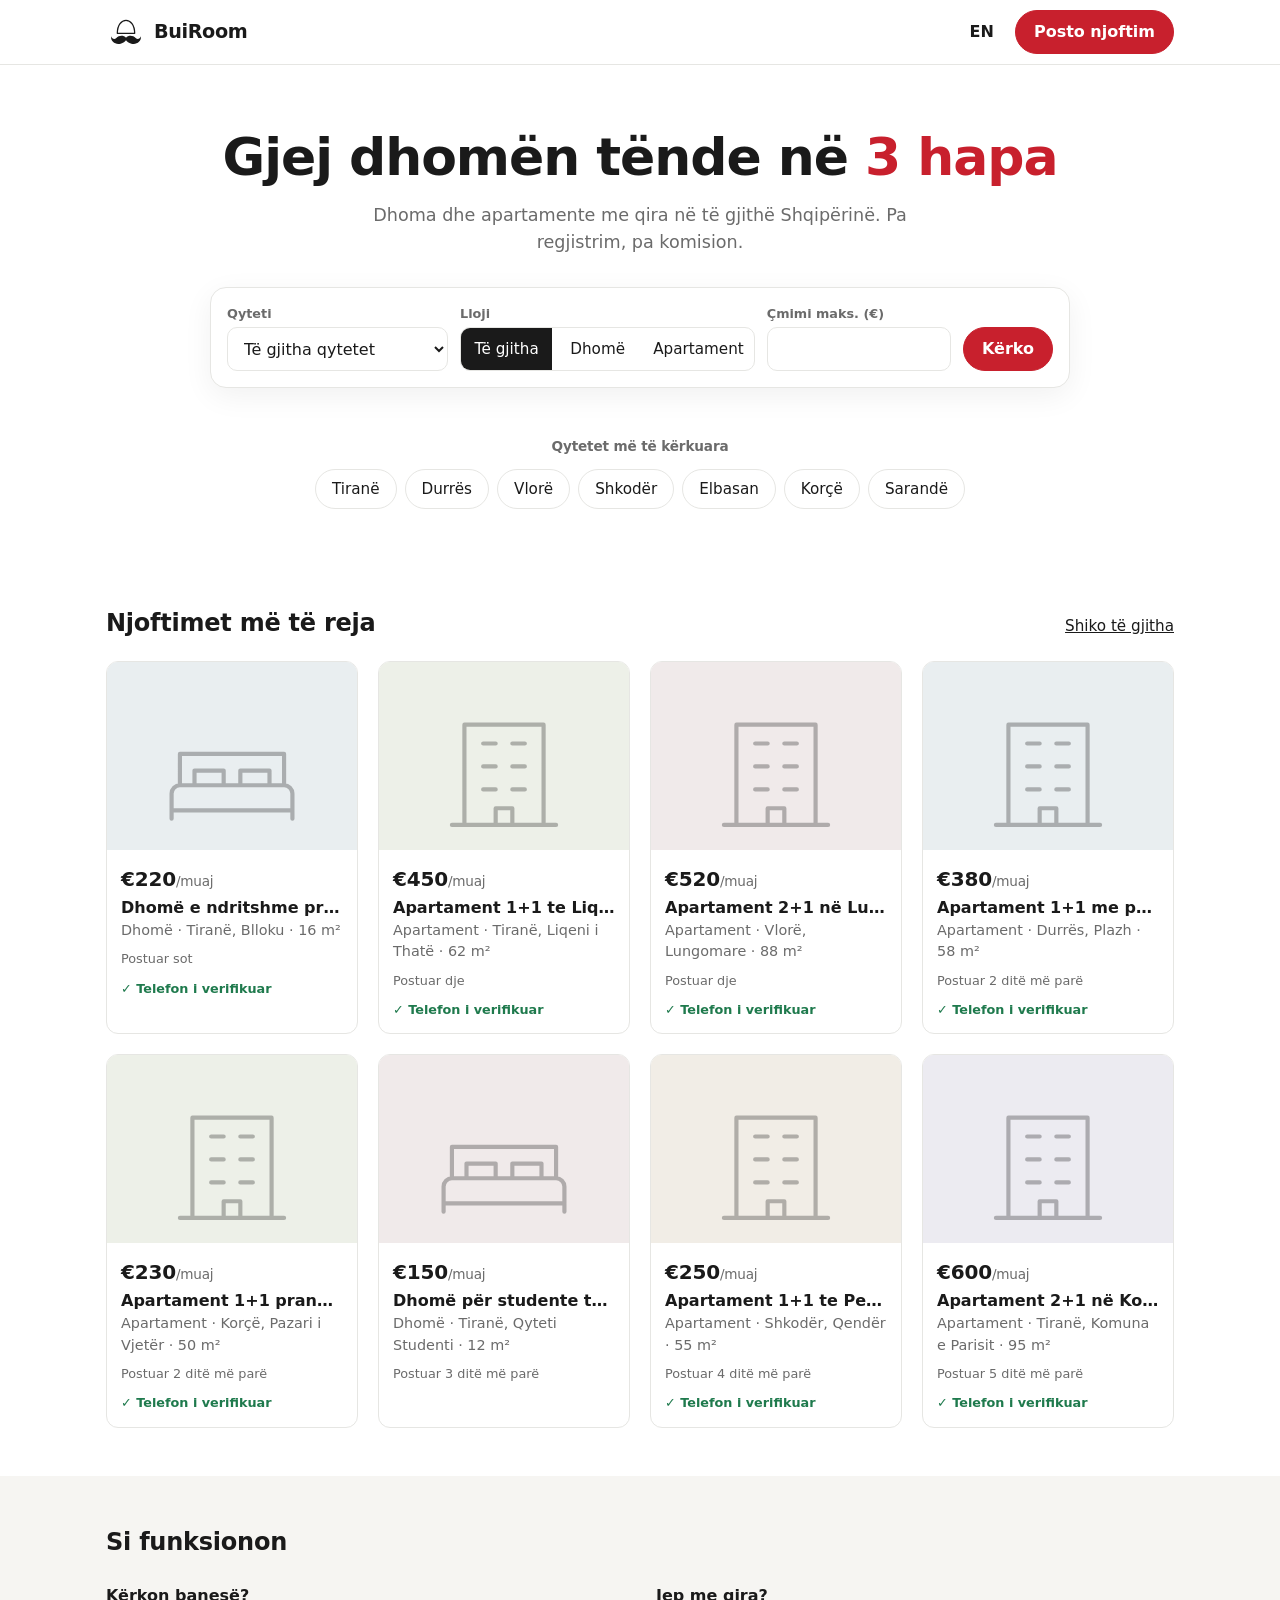
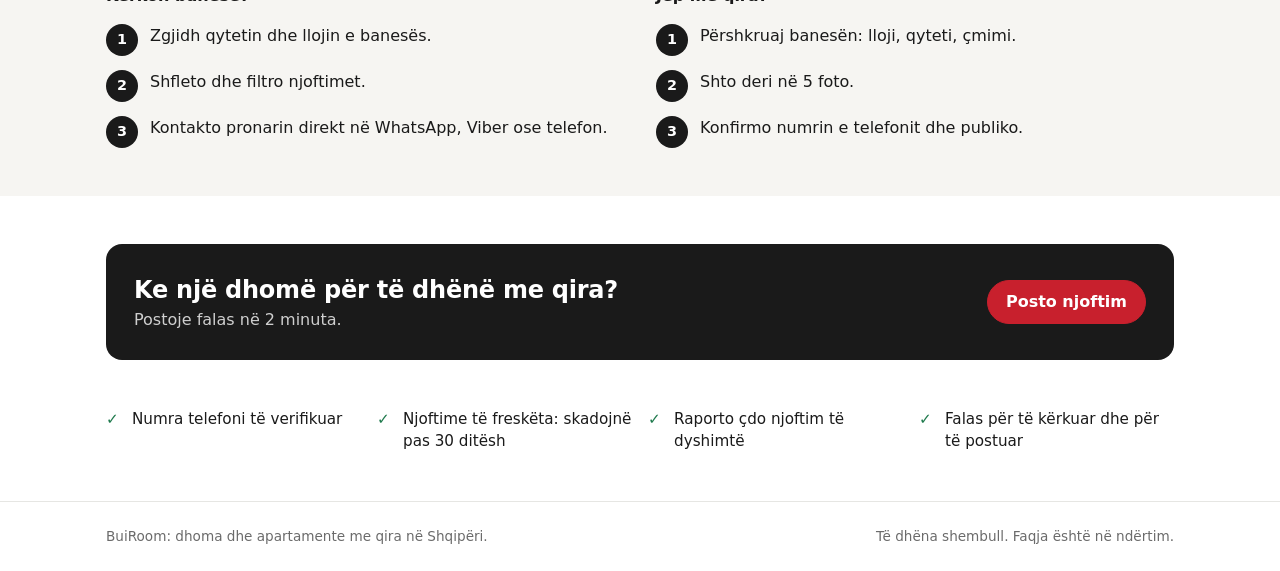
<file: index.html>
<!doctype html>
<html lang="sq">
<head>
  <meta charset="utf-8">
  <meta name="viewport" content="width=device-width, initial-scale=1">
  <title>BuiRoom | Dhoma dhe apartamente me qira në Shqipëri</title>
  <meta name="description" content="Gjej dhomë ose apartament me qira në Shqipëri në 3 hapa. Pa regjistrim, pa komision.">
  <link rel="icon" href="assets/logo.svg" type="image/svg+xml">
  <link rel="stylesheet" href="css/style.css">
</head>
<body>
  <header class="site-header">
    <div class="container bar">
      <a class="brand" href="index.html"><img src="assets/logo.svg" alt="" width="40" height="40"><span>BuiRoom</span></a>
      <nav>
        <button class="btn btn-ghost" id="lang-toggle" type="button" data-i18n="nav.lang">EN</button>
        <a class="btn btn-primary" href="post.html" data-i18n="nav.post">Posto njoftim</a>
      </nav>
    </div>
  </header>

  <main>
    <section class="hero">
      <div class="container">
        <h1 data-i18n-html="hero.title">Gjej dhomën tënde në <span class="accent">3 hapa</span></h1>
        <p class="lead" data-i18n="hero.lead">Dhoma dhe apartamente me qira në të gjithë Shqipërinë. Pa regjistrim, pa komision.</p>

        <form class="search-box" action="search.html" method="get">
          <div>
            <label for="city" data-i18n="f.city">Qyteti</label>
            <select id="city" name="city"></select>
          </div>
          <div>
            <label data-i18n="f.type">Lloji</label>
            <div class="seg">
              <label><input type="radio" name="type" value="" checked><span data-i18n="f.any">Të gjitha</span></label>
              <label><input type="radio" name="type" value="room"><span data-i18n="type.room">Dhomë</span></label>
              <label><input type="radio" name="type" value="apartment"><span data-i18n="type.apartment">Apartament</span></label>
            </div>
          </div>
          <div>
            <label for="max" data-i18n="f.max">Çmimi maks. (€)</label>
            <input id="max" name="max" type="number" min="0" step="10" inputmode="numeric">
          </div>
          <button class="btn btn-primary" type="submit" data-i18n="f.search">Kërko</button>
        </form>
      </div>
    </section>

    <section style="padding-top: 8px">
      <div class="container">
        <h2 class="muted" style="font-size: 0.85rem; text-align: center; margin-bottom: 12px; font-weight: 600" data-i18n="home.cities">Qytetet më të kërkuara</h2>
        <div class="chips" id="city-chips"></div>
      </div>
    </section>

    <section>
      <div class="container">
        <div class="section-head">
          <h2 data-i18n="home.latest">Njoftimet më të reja</h2>
          <a href="search.html" data-i18n="home.seeAll">Shiko të gjitha</a>
        </div>
        <div class="grid" id="latest"></div>
      </div>
    </section>

    <section class="soft">
      <div class="container">
        <h2 data-i18n="how.title">Si funksionon</h2>
        <div class="how" style="margin-top: 24px">
          <div>
            <h3 data-i18n="how.seekers">Kërkon banesë?</h3>
            <ol class="steps">
              <li><b>1</b><span data-i18n="how.s1"></span></li>
              <li><b>2</b><span data-i18n="how.s2"></span></li>
              <li><b>3</b><span data-i18n="how.s3"></span></li>
            </ol>
          </div>
          <div>
            <h3 data-i18n="how.landlords">Jep me qira?</h3>
            <ol class="steps">
              <li><b>1</b><span data-i18n="how.l1"></span></li>
              <li><b>2</b><span data-i18n="how.l2"></span></li>
              <li><b>3</b><span data-i18n="how.l3"></span></li>
            </ol>
          </div>
        </div>
      </div>
    </section>

    <section>
      <div class="container">
        <div class="band">
          <div>
            <h2 data-i18n="band.title">Ke një dhomë për të dhënë me qira?</h2>
            <p data-i18n="band.text">Postoje falas në 2 minuta.</p>
          </div>
          <a class="btn btn-primary" href="post.html" data-i18n="nav.post">Posto njoftim</a>
        </div>
      </div>
    </section>

    <section style="padding-top: 0">
      <div class="container">
        <ul class="trust">
          <li data-i18n="trust.1"></li>
          <li data-i18n="trust.2"></li>
          <li data-i18n="trust.3"></li>
          <li data-i18n="trust.4"></li>
        </ul>
      </div>
    </section>
  </main>

  <footer class="site-footer">
    <div class="container">
      <span data-i18n="footer.tag"></span>
      <span data-i18n="footer.demo"></span>
    </div>
  </footer>

  <script src="data/listings.js"></script>
  <script src="js/i18n.js"></script>
  <script src="js/api.js"></script>
  <script src="js/ui.js"></script>
  <script src="js/home.js"></script>
</body>
</html>
</file>
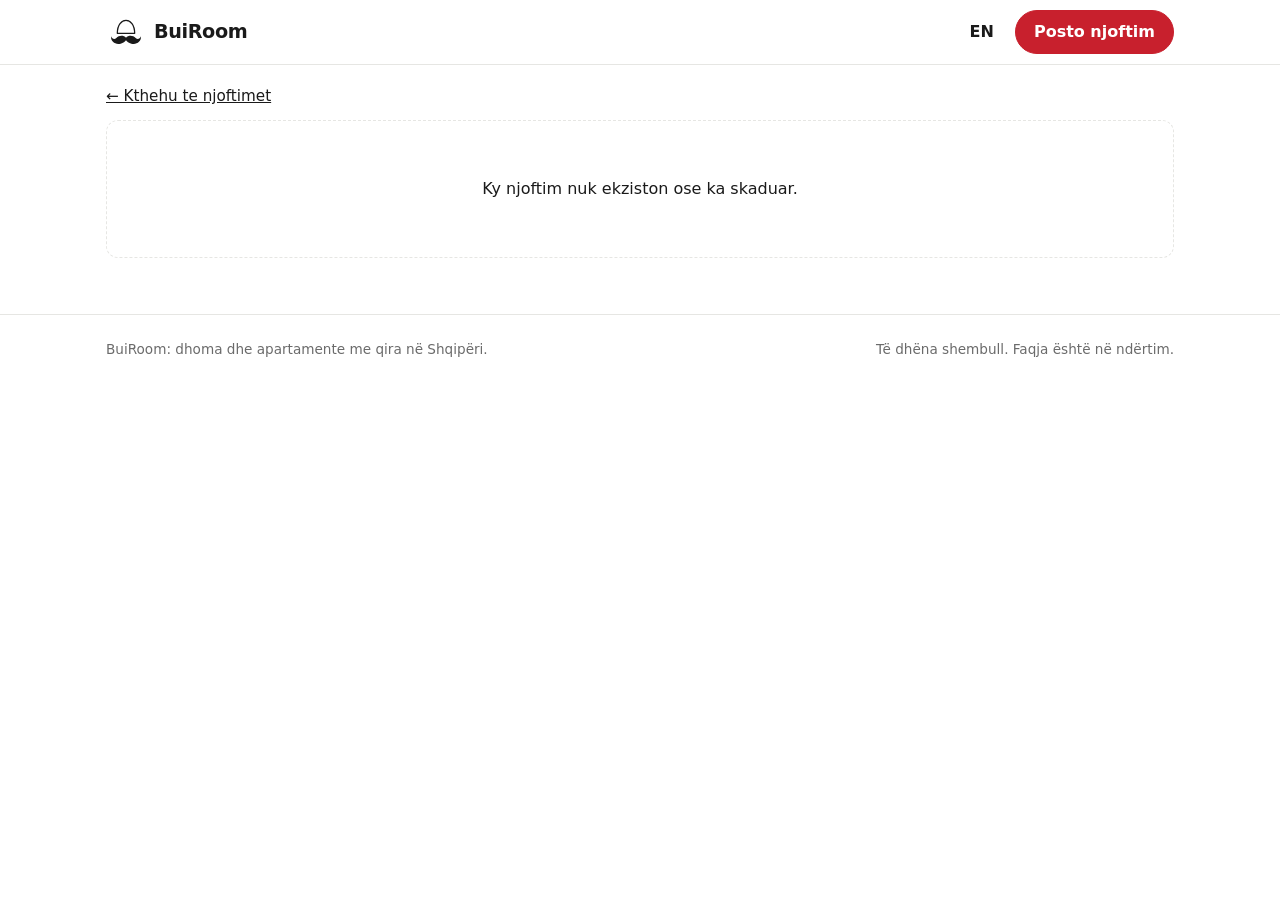
<file: listing.html>
<!doctype html>
<html lang="sq">
<head>
  <meta charset="utf-8">
  <meta name="viewport" content="width=device-width, initial-scale=1">
  <title>Njoftim | BuiRoom</title>
  <link rel="icon" href="assets/logo.svg" type="image/svg+xml">
  <link rel="stylesheet" href="css/style.css">
</head>
<body>
  <header class="site-header">
    <div class="container bar">
      <a class="brand" href="index.html"><img src="assets/logo.svg" alt="" width="40" height="40"><span>BuiRoom</span></a>
      <nav>
        <button class="btn btn-ghost" id="lang-toggle" type="button" data-i18n="nav.lang">EN</button>
        <a class="btn btn-primary" href="post.html" data-i18n="nav.post">Posto njoftim</a>
      </nav>
    </div>
  </header>

  <main class="container">
    <a class="back" id="back" href="search.html" data-i18n="d.back">← Kthehu te njoftimet</a>
    <div id="detail"></div>
  </main>

  <footer class="site-footer">
    <div class="container">
      <span data-i18n="footer.tag"></span>
      <span data-i18n="footer.demo"></span>
    </div>
  </footer>

  <script src="data/listings.js"></script>
  <script src="js/i18n.js"></script>
  <script src="js/api.js"></script>
  <script src="js/ui.js"></script>
  <script src="js/listing.js"></script>
</body>
</html>
</file>
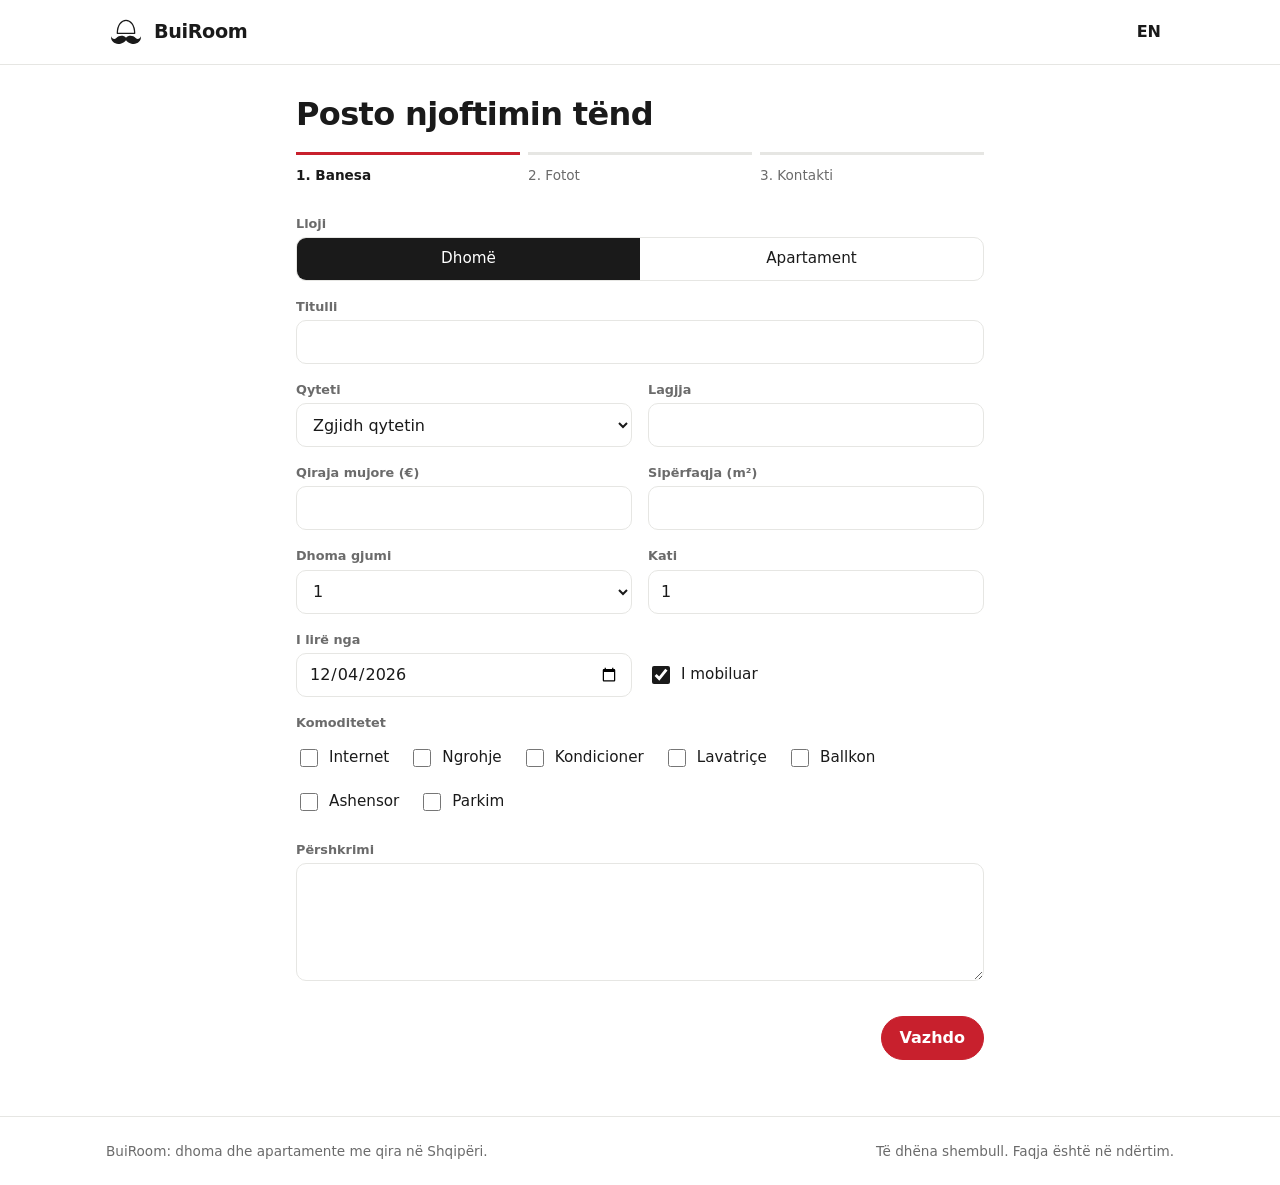
<file: post.html>
<!doctype html>
<html lang="sq">
<head>
  <meta charset="utf-8">
  <meta name="viewport" content="width=device-width, initial-scale=1">
  <title>Posto njoftim | BuiRoom</title>
  <meta name="description" content="Jep me qira dhomën ose apartamentin tënd në 3 hapa. Falas.">
  <link rel="icon" href="assets/logo.svg" type="image/svg+xml">
  <link rel="stylesheet" href="css/style.css">
</head>
<body>
  <header class="site-header">
    <div class="container bar">
      <a class="brand" href="index.html"><img src="assets/logo.svg" alt="" width="40" height="40"><span>BuiRoom</span></a>
      <nav>
        <button class="btn btn-ghost" id="lang-toggle" type="button" data-i18n="nav.lang">EN</button>
      </nav>
    </div>
  </header>

  <main class="container narrow">
    <div id="wizard">
      <h1 data-i18n="p.title">Posto njoftimin tënd</h1>
      <ol class="stepper" id="stepper">
        <li>1. <span data-i18n="p.step1">Banesa</span></li>
        <li>2. <span data-i18n="p.step2">Fotot</span></li>
        <li>3. <span data-i18n="p.step3">Kontakti</span></li>
      </ol>

      <form id="post-form" novalidate>
        <fieldset class="step" data-step="0">
          <div class="form-grid">
            <div class="full">
              <label data-i18n="f.type">Lloji</label>
              <div class="seg">
                <label><input type="radio" name="type" value="room" checked><span data-i18n="type.room">Dhomë</span></label>
                <label><input type="radio" name="type" value="apartment"><span data-i18n="type.apartment">Apartament</span></label>
              </div>
            </div>
            <div class="full">
              <label for="p-title" data-i18n="p.ftitle">Titulli</label>
              <input id="p-title" name="title" type="text" required minlength="8" maxlength="70">
            </div>
            <div>
              <label for="p-city" data-i18n="f.city">Qyteti</label>
              <select id="p-city" name="city" required></select>
            </div>
            <div>
              <label for="p-neighbourhood" data-i18n="p.neighbourhood">Lagjja</label>
              <input id="p-neighbourhood" name="neighbourhood" type="text" maxlength="40">
            </div>
            <div>
              <label for="p-price" data-i18n="p.price">Qiraja mujore (€)</label>
              <input id="p-price" name="price" type="number" required min="20" max="10000" step="1" inputmode="numeric">
            </div>
            <div>
              <label for="p-area" data-i18n="p.area">Sipërfaqja (m²)</label>
              <input id="p-area" name="area" type="number" required min="5" max="1000" step="1" inputmode="numeric">
            </div>
            <div>
              <label for="p-bedrooms" data-i18n="fact.bedrooms">Dhoma gjumi</label>
              <select id="p-bedrooms" name="bedrooms">
                <option value="0" data-i18n="fact.studio">Garsoniere</option>
                <option value="1" selected>1</option>
                <option value="2">2</option>
                <option value="3">3</option>
                <option value="4">4</option>
                <option value="5">5</option>
              </select>
            </div>
            <div>
              <label for="p-floor" data-i18n="fact.floor">Kati</label>
              <input id="p-floor" name="floor" type="number" required min="0" max="60" step="1" value="1" inputmode="numeric">
            </div>
            <div>
              <label for="p-available" data-i18n="fact.available">I lirë nga</label>
              <input id="p-available" name="availableFrom" type="date" required>
            </div>
            <div style="align-self: end">
              <label class="check"><input type="checkbox" name="furnished" value="1" checked><span data-i18n="f.furnished">I mobiluar</span></label>
            </div>
            <div class="full">
              <label data-i18n="d.amenities">Komoditetet</label>
              <div class="checks">
                <label class="check"><input type="checkbox" name="amenities" value="internet"><span data-i18n="am.internet"></span></label>
                <label class="check"><input type="checkbox" name="amenities" value="heating"><span data-i18n="am.heating"></span></label>
                <label class="check"><input type="checkbox" name="amenities" value="ac"><span data-i18n="am.ac"></span></label>
                <label class="check"><input type="checkbox" name="amenities" value="washer"><span data-i18n="am.washer"></span></label>
                <label class="check"><input type="checkbox" name="amenities" value="balcony"><span data-i18n="am.balcony"></span></label>
                <label class="check"><input type="checkbox" name="amenities" value="elevator"><span data-i18n="am.elevator"></span></label>
                <label class="check"><input type="checkbox" name="amenities" value="parking"><span data-i18n="am.parking"></span></label>
              </div>
            </div>
            <div class="full">
              <label for="p-description" data-i18n="d.description">Përshkrimi</label>
              <textarea id="p-description" name="description" rows="4" required minlength="20" maxlength="1000"></textarea>
            </div>
          </div>
          <div class="actions">
            <button class="btn btn-primary" type="button" data-next data-i18n="p.next">Vazhdo</button>
          </div>
        </fieldset>

        <fieldset class="step" data-step="1" hidden>
          <p data-i18n="p.photosLead"></p>
          <p class="hint" data-i18n="p.photosOptional"></p>
          <div class="photo-grid" id="photos"></div>
          <label class="btn" id="add-photos" for="photo-input" data-i18n="p.addPhotos">Shto foto</label>
          <input id="photo-input" type="file" accept="image/*" multiple hidden>
          <div class="actions">
            <button class="btn" type="button" data-back data-i18n="p.back">Kthehu</button>
            <button class="btn btn-primary" type="button" data-next data-i18n="p.next">Vazhdo</button>
          </div>
        </fieldset>

        <fieldset class="step" data-step="2" hidden>
          <label for="p-phone" data-i18n="p.phone">Numri i telefonit</label>
          <div class="phone-row">
            <span>+355</span>
            <input id="p-phone" name="phone" type="tel" required autocomplete="tel-national" inputmode="tel" placeholder="69 123 4567">
          </div>
          <p class="hint" data-i18n="p.phoneHint"></p>

          <h2 style="font-size: 1rem; margin-top: 28px" data-i18n="p.preview">Kështu do të duket njoftimi</h2>
          <div class="preview" id="preview"></div>

          <div class="actions">
            <button class="btn" type="button" data-back data-i18n="p.back">Kthehu</button>
            <button class="btn btn-primary" type="submit" data-i18n="p.publish">Publiko</button>
          </div>
        </fieldset>
      </form>
    </div>

    <div class="success" id="success" hidden>
      <h1 data-i18n="p.doneTitle">Njoftimi u publikua</h1>
      <p class="muted" style="margin-top: 8px" data-i18n="p.doneText"></p>
      <a class="btn btn-primary" id="view-link" href="search.html" data-i18n="p.view">Shiko njoftimin</a>
    </div>
  </main>

  <footer class="site-footer">
    <div class="container">
      <span data-i18n="footer.tag"></span>
      <span data-i18n="footer.demo"></span>
    </div>
  </footer>

  <script src="data/listings.js"></script>
  <script src="js/i18n.js"></script>
  <script src="js/api.js"></script>
  <script src="js/ui.js"></script>
  <script src="js/post.js"></script>
</body>
</html>
</file>
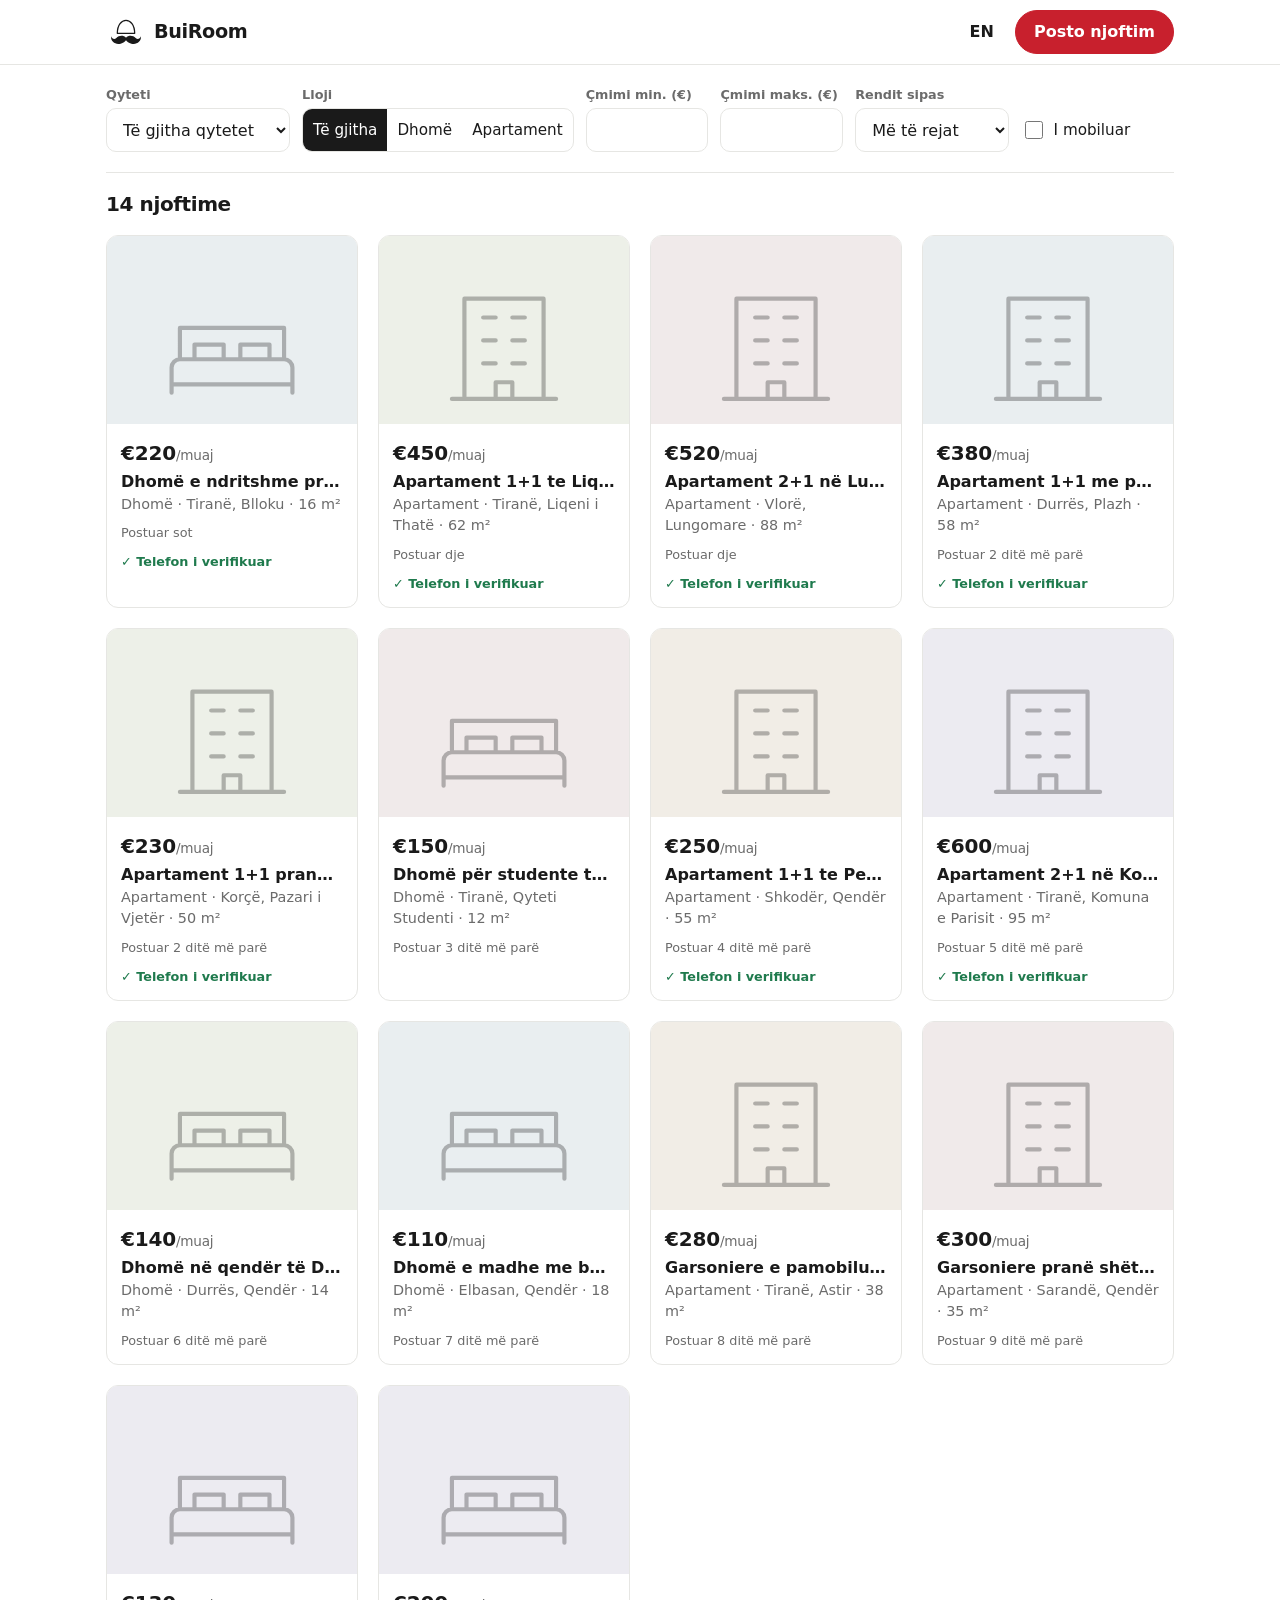
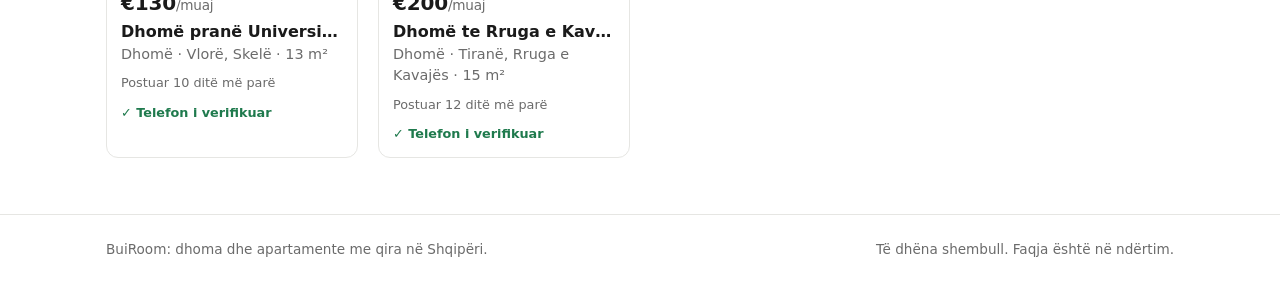
<file: search.html>
<!doctype html>
<html lang="sq">
<head>
  <meta charset="utf-8">
  <meta name="viewport" content="width=device-width, initial-scale=1">
  <title>Kërko | BuiRoom</title>
  <meta name="description" content="Kërko dhoma dhe apartamente me qira në Shqipëri sipas qytetit, llojit dhe çmimit.">
  <link rel="icon" href="assets/logo.svg" type="image/svg+xml">
  <link rel="stylesheet" href="css/style.css">
</head>
<body>
  <header class="site-header">
    <div class="container bar">
      <a class="brand" href="index.html"><img src="assets/logo.svg" alt="" width="40" height="40"><span>BuiRoom</span></a>
      <nav>
        <button class="btn btn-ghost" id="lang-toggle" type="button" data-i18n="nav.lang">EN</button>
        <a class="btn btn-primary" href="post.html" data-i18n="nav.post">Posto njoftim</a>
      </nav>
    </div>
  </header>

  <main class="container">
    <form class="filters" id="filters">
      <div class="wide">
        <label for="f-city" data-i18n="f.city">Qyteti</label>
        <select id="f-city" name="city"></select>
      </div>
      <div class="wide">
        <label data-i18n="f.type">Lloji</label>
        <div class="seg">
          <label><input type="radio" name="type" value="" checked><span data-i18n="f.any">Të gjitha</span></label>
          <label><input type="radio" name="type" value="room"><span data-i18n="type.room">Dhomë</span></label>
          <label><input type="radio" name="type" value="apartment"><span data-i18n="type.apartment">Apartament</span></label>
        </div>
      </div>
      <div>
        <label for="f-min" data-i18n="f.min">Çmimi min. (€)</label>
        <input id="f-min" name="min" type="number" min="0" step="10" inputmode="numeric">
      </div>
      <div>
        <label for="f-max" data-i18n="f.max">Çmimi maks. (€)</label>
        <input id="f-max" name="max" type="number" min="0" step="10" inputmode="numeric">
      </div>
      <div>
        <label for="f-sort" data-i18n="f.sort">Rendit sipas</label>
        <select id="f-sort" name="sort">
          <option value="" data-i18n="sort.newest">Më të rejat</option>
          <option value="cheapest" data-i18n="sort.cheapest">Më të lirat</option>
          <option value="priciest" data-i18n="sort.priciest">Më të shtrenjtat</option>
        </select>
      </div>
      <label class="check"><input type="checkbox" id="f-furnished" name="furnished" value="1"><span data-i18n="f.furnished">I mobiluar</span></label>
    </form>

    <div class="results-head">
      <h1 id="count" style="font-size: 1.25rem" aria-live="polite"></h1>
      <button class="btn btn-ghost" id="clear" type="button" data-i18n="f.clear" hidden>Pastro filtrat</button>
    </div>

    <div class="grid" id="results" style="padding-bottom: 56px"></div>
  </main>

  <footer class="site-footer">
    <div class="container">
      <span data-i18n="footer.tag"></span>
      <span data-i18n="footer.demo"></span>
    </div>
  </footer>

  <script src="data/listings.js"></script>
  <script src="js/i18n.js"></script>
  <script src="js/api.js"></script>
  <script src="js/ui.js"></script>
  <script src="js/search.js"></script>
</body>
</html>
</file>
<file: css/style.css>
:root {
  --ink: #1a1a1a;
  --muted: #6b6b6b;
  --line: #e6e6e3;
  --bg: #ffffff;
  --soft: #f6f5f2;
  --accent: #c8202d;
  --accent-ink: #ffffff;
  --ok: #1f7a4d;
  --radius: 12px;
  --font: system-ui, -apple-system, "Segoe UI", Roboto, Helvetica, Arial, sans-serif;
}

* { box-sizing: border-box; }
html { -webkit-text-size-adjust: 100%; }
body {
  margin: 0;
  font-family: var(--font);
  font-size: 16px;
  line-height: 1.5;
  color: var(--ink);
  background: var(--bg);
}
[hidden] { display: none !important; }
img { max-width: 100%; display: block; }
a { color: inherit; }
h1, h2, h3, p { margin: 0; }
h1 { font-size: clamp(2rem, 5vw, 3.25rem); line-height: 1.1; letter-spacing: -0.02em; }
h2 { font-size: 1.5rem; letter-spacing: -0.01em; }
h3 { font-size: 1rem; }
.muted { color: var(--muted); }
.container { width: 100%; max-width: 1100px; margin: 0 auto; padding: 0 16px; }
section { padding: 48px 0; }
.section-head { display: flex; align-items: baseline; justify-content: space-between; gap: 16px; margin-bottom: 20px; }
.section-head a { font-size: 0.95rem; }

/* Header */
.site-header { border-bottom: 1px solid var(--line); background: var(--bg); position: sticky; top: 0; z-index: 10; }
.bar { display: flex; align-items: center; justify-content: space-between; height: 64px; gap: 12px; }
.brand { display: flex; align-items: center; gap: 8px; text-decoration: none; font-weight: 700; font-size: 1.2rem; letter-spacing: -0.02em; }
.brand img { width: 40px; height: 40px; }
.bar nav { display: flex; align-items: center; gap: 8px; }

/* Buttons and inputs */
.btn {
  display: inline-flex; align-items: center; justify-content: center; gap: 8px;
  height: 44px; padding: 0 18px; border-radius: 999px; border: 1px solid var(--ink);
  background: var(--bg); color: var(--ink); font: inherit; font-weight: 600;
  text-decoration: none; cursor: pointer; white-space: nowrap;
}
.btn:hover { background: var(--soft); }
.btn-primary { background: var(--accent); border-color: var(--accent); color: var(--accent-ink); }
.btn-primary:hover { background: #a91a25; border-color: #a91a25; }
.btn-ghost { border-color: transparent; padding: 0 12px; }
.btn-block { width: 100%; }
label { display: block; font-size: 0.8rem; font-weight: 600; color: var(--muted); margin-bottom: 4px; }
select, input[type="number"], input[type="text"], input[type="tel"], input[type="date"], textarea {
  width: 100%; height: 44px; padding: 0 12px; border: 1px solid var(--line); border-radius: 10px;
  background: var(--bg); color: var(--ink); font: inherit;
}
select:focus, input:focus, .btn:focus-visible, a:focus-visible { outline: 2px solid var(--ink); outline-offset: 2px; }

/* Segmented control (radio pills) */
.seg { display: flex; border: 1px solid var(--line); border-radius: 10px; overflow: hidden; height: 44px; }
.seg label { flex: 1; margin: 0; }
.seg input { position: absolute; opacity: 0; pointer-events: none; }
.seg span { display: flex; align-items: center; justify-content: center; height: 100%; padding: 0 10px; font-size: 0.95rem; font-weight: 500; color: var(--ink); cursor: pointer; white-space: nowrap; }
.seg input:checked + span { background: var(--ink); color: #fff; }
.seg input:focus-visible + span { outline: 2px solid var(--accent); outline-offset: -2px; }

/* Hero */
.hero { padding: 64px 0 40px; text-align: center; }
.hero p.lead { margin: 16px auto 0; max-width: 560px; color: var(--muted); font-size: 1.1rem; }
.hero .accent { color: var(--accent); }
.search-box {
  margin: 32px auto 0; max-width: 860px; padding: 16px; text-align: left;
  border: 1px solid var(--line); border-radius: 16px; background: var(--bg);
  box-shadow: 0 8px 30px rgba(0, 0, 0, 0.06);
  display: grid; gap: 12px; grid-template-columns: 1fr;
}
@media (min-width: 760px) {
  .search-box { grid-template-columns: 1.2fr 1.6fr 1fr auto; align-items: end; }
}

/* Chips */
.chips { display: flex; flex-wrap: wrap; gap: 8px; justify-content: center; }
.chip { padding: 8px 16px; border: 1px solid var(--line); border-radius: 999px; text-decoration: none; font-size: 0.95rem; }
.chip:hover { border-color: var(--ink); }

/* Cards */
.grid { display: grid; gap: 20px; grid-template-columns: repeat(auto-fill, minmax(240px, 1fr)); }
.card { display: block; text-decoration: none; border: 1px solid var(--line); border-radius: var(--radius); overflow: hidden; background: var(--bg); transition: border-color 0.15s, transform 0.15s; }
.card:hover { border-color: var(--ink); transform: translateY(-2px); }
.card-img { aspect-ratio: 4 / 3; background: var(--soft); }
.card-img img { width: 100%; height: 100%; object-fit: cover; }
.card-body { padding: 14px; }
.price { font-size: 1.25rem; font-weight: 700; letter-spacing: -0.01em; }
.price small { font-size: 0.85rem; font-weight: 400; color: var(--muted); }
.card h3 { margin-top: 2px; font-weight: 600; overflow: hidden; text-overflow: ellipsis; white-space: nowrap; }
.card .muted { font-size: 0.9rem; }
.card-meta { margin-top: 8px; font-size: 0.8rem; color: var(--muted); display: flex; gap: 10px; flex-wrap: wrap; }
.verified { color: var(--ok); font-weight: 600; }

/* How it works */
.soft { background: var(--soft); }
.how { display: grid; gap: 32px; grid-template-columns: 1fr; }
@media (min-width: 760px) { .how { grid-template-columns: 1fr 1fr; } }
.steps { list-style: none; margin: 16px 0 0; padding: 0; display: grid; gap: 14px; }
.steps li { display: flex; gap: 12px; align-items: flex-start; }
.steps b { flex: none; width: 32px; height: 32px; border-radius: 50%; background: var(--ink); color: #fff; display: flex; align-items: center; justify-content: center; font-size: 0.9rem; }

/* Landlord band and trust strip */
.band { display: flex; flex-wrap: wrap; align-items: center; justify-content: space-between; gap: 16px; padding: 28px; border-radius: 16px; background: var(--ink); color: #fff; }
.band p { color: #cfcfcf; }
.trust { display: grid; gap: 16px; grid-template-columns: repeat(auto-fit, minmax(200px, 1fr)); list-style: none; margin: 0; padding: 0; }
.trust li { padding-left: 26px; position: relative; font-size: 0.95rem; }
.trust li::before { content: "✓"; position: absolute; left: 0; color: var(--ok); font-weight: 700; }

/* Footer */
.site-footer { border-top: 1px solid var(--line); padding: 24px 0; font-size: 0.85rem; color: var(--muted); }
.site-footer .container { display: flex; flex-wrap: wrap; gap: 8px 24px; justify-content: space-between; }

/* Search page */
.filters { display: grid; gap: 12px; grid-template-columns: 1fr 1fr; padding: 20px 0; border-bottom: 1px solid var(--line); }
.filters .wide { grid-column: 1 / -1; }
@media (min-width: 900px) {
  .filters { grid-template-columns: 1.2fr 1.6fr 0.8fr 0.8fr 1fr 1fr; align-items: end; }
  .filters .wide { grid-column: auto; }
}
.check { display: flex; align-items: center; gap: 8px; height: 44px; margin: 0; font-size: 0.95rem; font-weight: 500; color: var(--ink); cursor: pointer; }
.check input { width: 18px; height: 18px; accent-color: var(--ink); }
.results-head { display: flex; align-items: center; justify-content: space-between; gap: 12px; padding: 20px 0; }
.empty { padding: 56px 16px; text-align: center; border: 1px dashed var(--line); border-radius: var(--radius); }
.empty .btn { margin-top: 16px; }

/* Listing page */
.back { display: inline-block; margin: 20px 0 12px; font-size: 0.95rem; }
.detail { display: grid; gap: 32px; grid-template-columns: 1fr; padding-bottom: 56px; }
@media (min-width: 900px) { .detail { grid-template-columns: 1.7fr 1fr; align-items: start; } }
.gallery-main { aspect-ratio: 16 / 10; border-radius: var(--radius); overflow: hidden; background: var(--soft); }
.gallery-main img { width: 100%; height: 100%; object-fit: cover; }
.thumbs { display: flex; gap: 8px; margin-top: 8px; }
.thumbs button { width: 72px; height: 54px; padding: 0; border: 2px solid transparent; border-radius: 8px; overflow: hidden; cursor: pointer; background: var(--soft); }
.thumbs button[aria-current="true"] { border-color: var(--ink); }
.thumbs img { width: 100%; height: 100%; object-fit: cover; }
.detail h1 { font-size: clamp(1.5rem, 3vw, 2rem); margin-top: 20px; }
.detail h2 { font-size: 1.1rem; margin: 28px 0 10px; }
.facts { display: grid; grid-template-columns: repeat(auto-fill, minmax(140px, 1fr)); gap: 12px; margin: 20px 0 0; }
.facts div { padding: 12px; border: 1px solid var(--line); border-radius: 10px; }
.facts dt { font-size: 0.75rem; color: var(--muted); }
.facts dd { margin: 2px 0 0; font-weight: 600; }
.tags { display: flex; flex-wrap: wrap; gap: 8px; list-style: none; margin: 0; padding: 0; }
.tags li { padding: 6px 12px; border-radius: 999px; background: var(--soft); font-size: 0.9rem; }
.contact { position: sticky; top: 84px; padding: 20px; border: 1px solid var(--line); border-radius: 16px; display: grid; gap: 10px; }
.contact .price { font-size: 1.75rem; }
.contact .btn-wa { background: #1f7a4d; border-color: #1f7a4d; color: #fff; }
.contact .btn-wa:hover { background: #18613d; }
.tip { padding: 12px; border-radius: 10px; background: var(--soft); font-size: 0.85rem; }
.contact-links { display: flex; justify-content: space-between; font-size: 0.85rem; }
.contact-links button { border: 0; background: none; padding: 0; font: inherit; color: var(--muted); text-decoration: underline; cursor: pointer; }

/* Post a listing */
.narrow { max-width: 720px; padding-top: 32px; padding-bottom: 56px; }
.narrow h1 { font-size: clamp(1.5rem, 3vw, 2rem); }
textarea { height: auto; padding: 10px 12px; resize: vertical; }
.stepper { display: flex; gap: 8px; list-style: none; margin: 20px 0 28px; padding: 0; }
.stepper li { flex: 1; padding-top: 10px; border-top: 3px solid var(--line); font-size: 0.85rem; color: var(--muted); }
.stepper li[aria-current="step"] { border-color: var(--accent); color: var(--ink); font-weight: 600; }
.stepper li.done { border-color: var(--ink); }
.step { border: 0; margin: 0; padding: 0; min-width: 0; }
.form-grid { display: grid; gap: 16px; grid-template-columns: 1fr 1fr; }
.form-grid .full { grid-column: 1 / -1; }
.checks { display: flex; flex-wrap: wrap; gap: 0 20px; }
.actions { display: flex; justify-content: space-between; gap: 12px; margin-top: 28px; }
.actions .btn:only-child { margin-left: auto; }
.photo-grid { display: grid; gap: 12px; grid-template-columns: repeat(auto-fill, minmax(120px, 1fr)); margin: 16px 0; }
.photo { position: relative; aspect-ratio: 4 / 3; border-radius: 10px; overflow: hidden; background: var(--soft); }
.photo img { width: 100%; height: 100%; object-fit: cover; }
.photo button { position: absolute; top: 6px; right: 6px; padding: 2px 10px; border: 0; border-radius: 999px; background: rgba(26, 26, 26, 0.8); color: #fff; font: inherit; font-size: 0.75rem; cursor: pointer; }
.phone-row { display: flex; align-items: center; gap: 8px; }
.phone-row span { font-weight: 600; }
.hint { margin-top: 6px; font-size: 0.85rem; color: var(--muted); }
.preview { max-width: 280px; margin-top: 12px; pointer-events: none; }
.success { padding: 40px 20px; text-align: center; border: 1px solid var(--line); border-radius: 16px; }
.success .btn { margin-top: 20px; }

/* Toast */
.toast { position: fixed; left: 50%; bottom: 24px; transform: translateX(-50%); padding: 10px 18px; border-radius: 999px; background: var(--ink); color: #fff; font-size: 0.9rem; opacity: 0; pointer-events: none; transition: opacity 0.2s; z-index: 20; }
.toast.show { opacity: 1; }

@media (prefers-reduced-motion: reduce) { * { transition: none !important; } }
</file>
